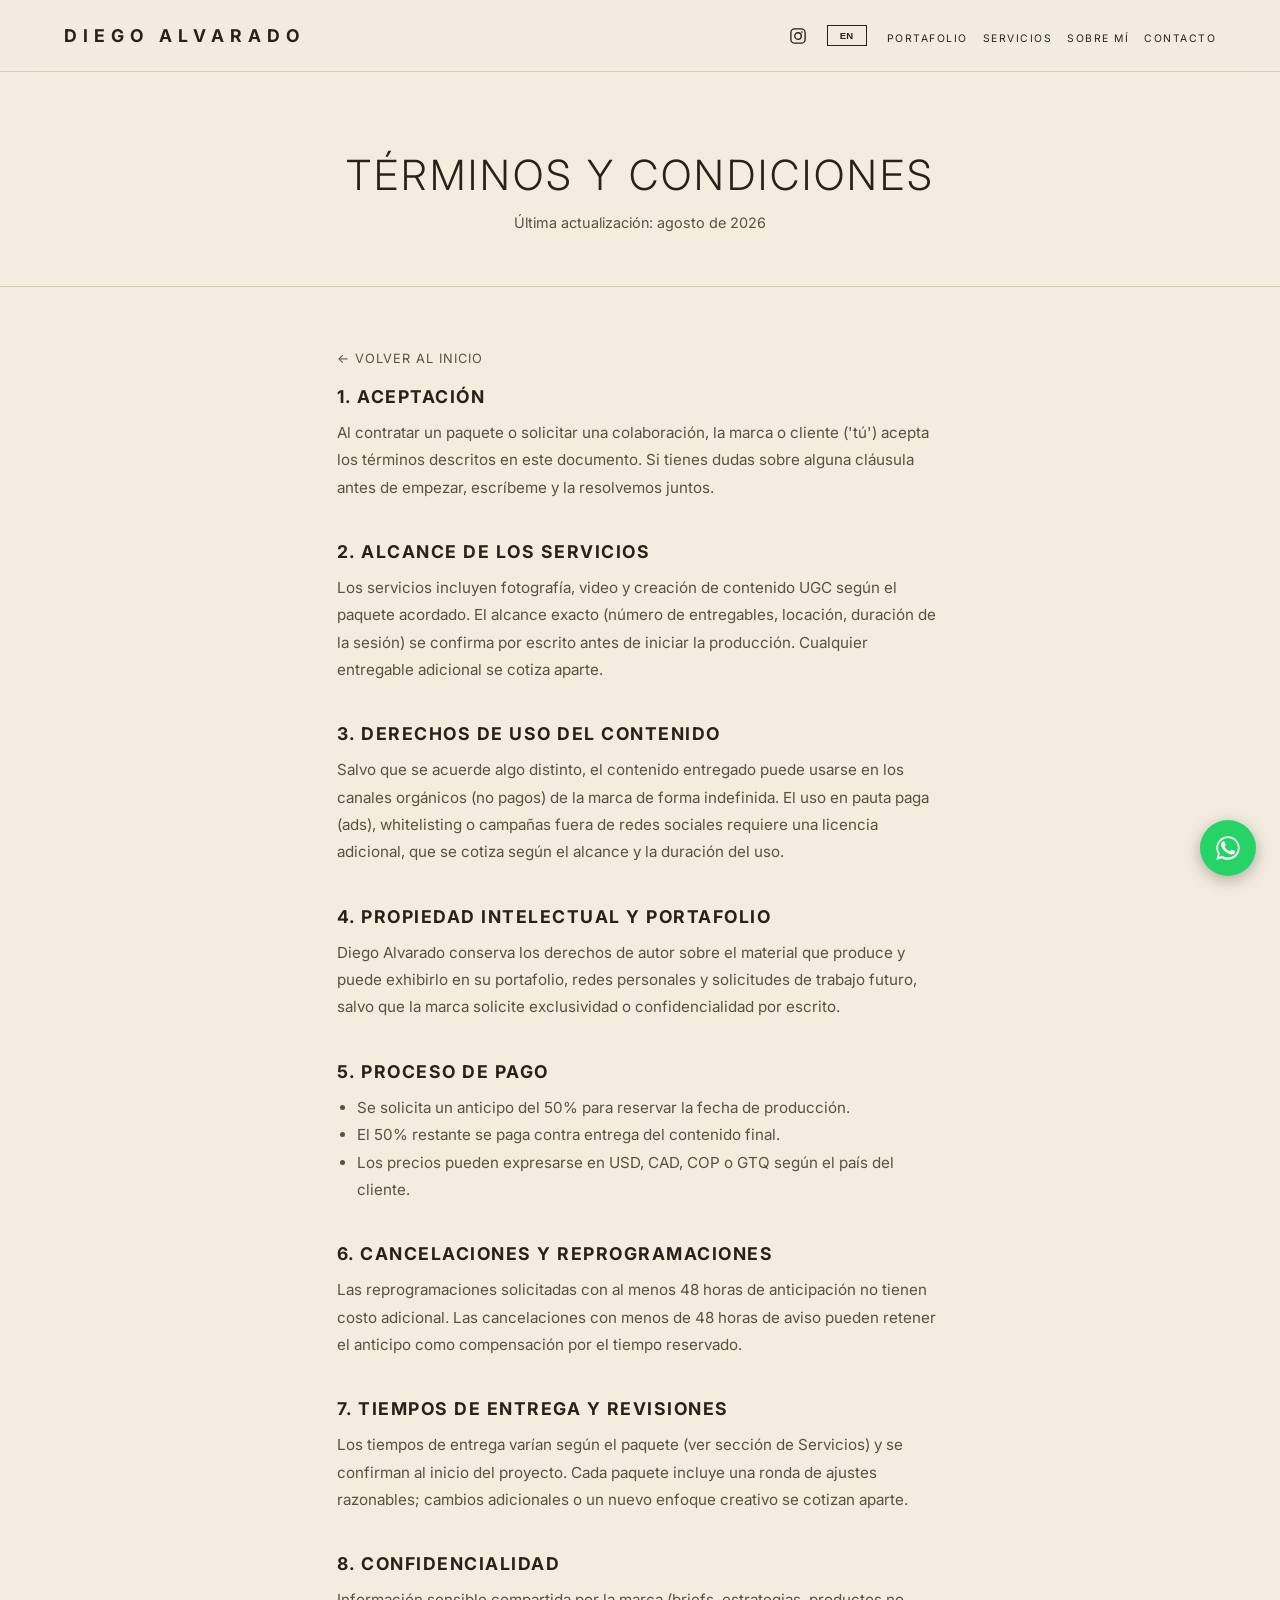
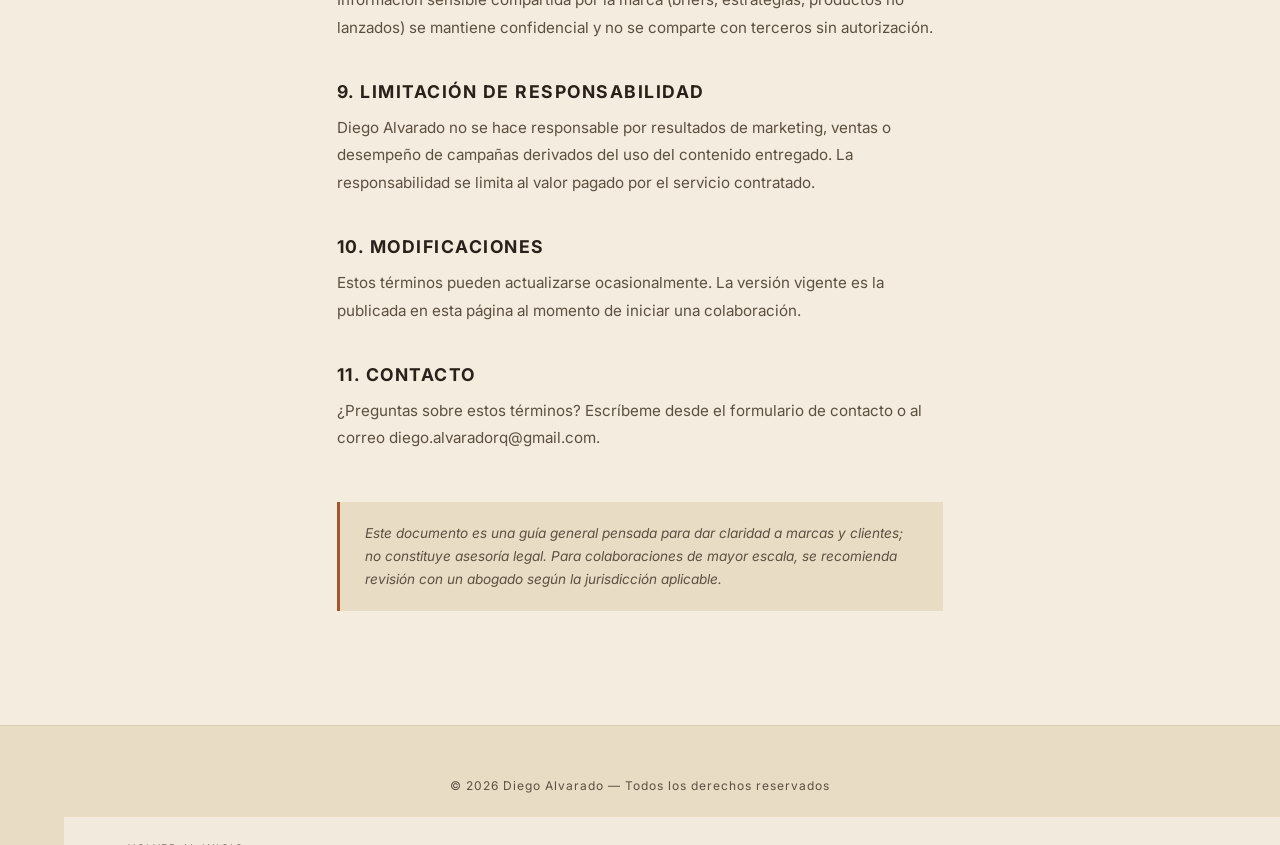
<file: terminos.html>
<!DOCTYPE html>
<html lang="es">
<head>
    <meta charset="UTF-8">
    <meta name="viewport" content="width=device-width, initial-scale=1.0">
    <title>Términos y Condiciones | Diego Alvarado</title>
    <meta name="description" content="Términos y condiciones de colaboración con Diego Alvarado, fotógrafo y creador de contenido UGC.">
    <meta name="robots" content="noindex">
    <link rel="icon" href="fotografias/perfil-diego.jpg">
    <link rel="stylesheet" href="style.css">
    <link href="https://fonts.googleapis.com/css2?family=Inter:wght@300;400;700&display=swap" rel="stylesheet">
</head>
<body>

    <nav>
        <a class="logo" href="index.html">DIEGO ALVARADO</a>
        <button id="nav-toggle" class="nav-toggle" aria-label="Abrir menú" aria-expanded="false">☰</button>
        <div class="nav-right" id="nav-right">
            <ul>
                <li><a href="index.html#portafolio" data-es="Portafolio" data-en="Portfolio">Portafolio</a></li>
                <li><a href="index.html#servicios" data-es="Servicios" data-en="Services">Servicios</a></li>
                <li><a href="index.html#sobre-mi" data-es="Sobre mí" data-en="About me">Sobre mí</a></li>
                <li><a href="index.html#contacto" data-es="Contacto" data-en="Contact">Contacto</a></li>
            </ul>
            <a class="nav-social" href="https://www.instagram.com/dieguito.rak/" target="_blank" rel="noopener" aria-label="Instagram de Diego Alvarado">
                <svg viewBox="0 0 24 24" fill="none" stroke="currentColor" stroke-width="1.8" aria-hidden="true"><rect x="2.5" y="2.5" width="19" height="19" rx="5"/><circle cx="12" cy="12" r="4.3"/><circle cx="17.2" cy="6.8" r="1.1" fill="currentColor" stroke="none"/></svg>
            </a>
            <button id="lang-switch">EN</button>
        </div>
    </nav>
    <div id="nav-backdrop" class="nav-backdrop"></div>

    <header class="legal-header">
        <h1 data-es="Términos y Condiciones" data-en="Terms &amp; Conditions">Términos y Condiciones</h1>
        <p data-es="Última actualización: agosto de 2026" data-en="Last updated: August 2026">Última actualización: agosto de 2026</p>
    </header>

    <main class="legal-content">
        <a href="index.html" class="back-link" data-es="← Volver al inicio" data-en="← Back to home">← Volver al inicio</a>

        <div class="legal-section">
            <h2 data-es="1. Aceptación" data-en="1. Acceptance">1. Aceptación</h2>
            <p data-es="Al contratar un paquete o solicitar una colaboración, la marca o cliente ('tú') acepta los términos descritos en este documento. Si tienes dudas sobre alguna cláusula antes de empezar, escríbeme y la resolvemos juntos." data-en="By booking a package or requesting a collaboration, the brand or client ('you') accepts the terms described in this document. If you have questions about any clause before starting, reach out and we'll clarify it together.">Al contratar un paquete o solicitar una colaboración, la marca o cliente ('tú') acepta los términos descritos en este documento. Si tienes dudas sobre alguna cláusula antes de empezar, escríbeme y la resolvemos juntos.</p>
        </div>

        <div class="legal-section">
            <h2 data-es="2. Alcance de los servicios" data-en="2. Scope of services">2. Alcance de los servicios</h2>
            <p data-es="Los servicios incluyen fotografía, video y creación de contenido UGC según el paquete acordado. El alcance exacto (número de entregables, locación, duración de la sesión) se confirma por escrito antes de iniciar la producción. Cualquier entregable adicional se cotiza aparte." data-en="Services include photography, video and UGC content creation as agreed in the selected package. The exact scope (number of deliverables, location, session length) is confirmed in writing before production starts. Any additional deliverable is quoted separately.">Los servicios incluyen fotografía, video y creación de contenido UGC según el paquete acordado. El alcance exacto (número de entregables, locación, duración de la sesión) se confirma por escrito antes de iniciar la producción. Cualquier entregable adicional se cotiza aparte.</p>
        </div>

        <div class="legal-section">
            <h2 data-es="3. Derechos de uso del contenido" data-en="3. Content usage rights">3. Derechos de uso del contenido</h2>
            <p data-es="Salvo que se acuerde algo distinto, el contenido entregado puede usarse en los canales orgánicos (no pagos) de la marca de forma indefinida. El uso en pauta paga (ads), whitelisting o campañas fuera de redes sociales requiere una licencia adicional, que se cotiza según el alcance y la duración del uso." data-en="Unless otherwise agreed, delivered content may be used on the brand's organic (non-paid) channels indefinitely. Usage in paid ads, whitelisting, or campaigns outside social media requires an additional license, quoted based on scope and duration of use.">Salvo que se acuerde algo distinto, el contenido entregado puede usarse en los canales orgánicos (no pagos) de la marca de forma indefinida. El uso en pauta paga (ads), whitelisting o campañas fuera de redes sociales requiere una licencia adicional, que se cotiza según el alcance y la duración del uso.</p>
        </div>

        <div class="legal-section">
            <h2 data-es="4. Propiedad intelectual y portafolio" data-en="4. Intellectual property &amp; portfolio">4. Propiedad intelectual y portafolio</h2>
            <p data-es="Diego Alvarado conserva los derechos de autor sobre el material que produce y puede exhibirlo en su portafolio, redes personales y solicitudes de trabajo futuro, salvo que la marca solicite exclusividad o confidencialidad por escrito." data-en="Diego Alvarado retains copyright over the material produced and may showcase it in his portfolio, personal social media and future work applications, unless the brand requests exclusivity or confidentiality in writing.">Diego Alvarado conserva los derechos de autor sobre el material que produce y puede exhibirlo en su portafolio, redes personales y solicitudes de trabajo futuro, salvo que la marca solicite exclusividad o confidencialidad por escrito.</p>
        </div>

        <div class="legal-section">
            <h2 data-es="5. Proceso de pago" data-en="5. Payment process">5. Proceso de pago</h2>
            <ul>
                <li data-es="Se solicita un anticipo del 50% para reservar la fecha de producción." data-en="A 50% deposit is required to reserve the production date.">Se solicita un anticipo del 50% para reservar la fecha de producción.</li>
                <li data-es="El 50% restante se paga contra entrega del contenido final." data-en="The remaining 50% is due upon delivery of the final content.">El 50% restante se paga contra entrega del contenido final.</li>
                <li data-es="Los precios pueden expresarse en USD, CAD, COP o GTQ según el país del cliente." data-en="Prices may be expressed in USD, CAD, COP or GTQ depending on the client's country.">Los precios pueden expresarse en USD, CAD, COP o GTQ según el país del cliente.</li>
            </ul>
        </div>

        <div class="legal-section">
            <h2 data-es="6. Cancelaciones y reprogramaciones" data-en="6. Cancellations &amp; rescheduling">6. Cancelaciones y reprogramaciones</h2>
            <p data-es="Las reprogramaciones solicitadas con al menos 48 horas de anticipación no tienen costo adicional. Las cancelaciones con menos de 48 horas de aviso pueden retener el anticipo como compensación por el tiempo reservado." data-en="Rescheduling requested at least 48 hours in advance has no extra cost. Cancellations with less than 48 hours' notice may retain the deposit to cover the reserved time.">Las reprogramaciones solicitadas con al menos 48 horas de anticipación no tienen costo adicional. Las cancelaciones con menos de 48 horas de aviso pueden retener el anticipo como compensación por el tiempo reservado.</p>
        </div>

        <div class="legal-section">
            <h2 data-es="7. Tiempos de entrega y revisiones" data-en="7. Delivery times &amp; revisions">7. Tiempos de entrega y revisiones</h2>
            <p data-es="Los tiempos de entrega varían según el paquete (ver sección de Servicios) y se confirman al inicio del proyecto. Cada paquete incluye una ronda de ajustes razonables; cambios adicionales o un nuevo enfoque creativo se cotizan aparte." data-en="Delivery times vary by package (see the Services section) and are confirmed at the start of the project. Each package includes one round of reasonable revisions; additional changes or a new creative direction are quoted separately.">Los tiempos de entrega varían según el paquete (ver sección de Servicios) y se confirman al inicio del proyecto. Cada paquete incluye una ronda de ajustes razonables; cambios adicionales o un nuevo enfoque creativo se cotizan aparte.</p>
        </div>

        <div class="legal-section">
            <h2 data-es="8. Confidencialidad" data-en="8. Confidentiality">8. Confidencialidad</h2>
            <p data-es="Información sensible compartida por la marca (briefs, estrategias, productos no lanzados) se mantiene confidencial y no se comparte con terceros sin autorización." data-en="Sensitive information shared by the brand (briefs, strategies, unreleased products) is kept confidential and not shared with third parties without authorization.">Información sensible compartida por la marca (briefs, estrategias, productos no lanzados) se mantiene confidencial y no se comparte con terceros sin autorización.</p>
        </div>

        <div class="legal-section">
            <h2 data-es="9. Limitación de responsabilidad" data-en="9. Limitation of liability">9. Limitación de responsabilidad</h2>
            <p data-es="Diego Alvarado no se hace responsable por resultados de marketing, ventas o desempeño de campañas derivados del uso del contenido entregado. La responsabilidad se limita al valor pagado por el servicio contratado." data-en="Diego Alvarado is not responsible for marketing results, sales, or campaign performance derived from the use of the delivered content. Liability is limited to the amount paid for the contracted service.">Diego Alvarado no se hace responsable por resultados de marketing, ventas o desempeño de campañas derivados del uso del contenido entregado. La responsabilidad se limita al valor pagado por el servicio contratado.</p>
        </div>

        <div class="legal-section">
            <h2 data-es="10. Modificaciones" data-en="10. Changes to these terms">10. Modificaciones</h2>
            <p data-es="Estos términos pueden actualizarse ocasionalmente. La versión vigente es la publicada en esta página al momento de iniciar una colaboración." data-en="These terms may be updated occasionally. The version in effect is the one published on this page at the time a collaboration begins.">Estos términos pueden actualizarse ocasionalmente. La versión vigente es la publicada en esta página al momento de iniciar una colaboración.</p>
        </div>

        <div class="legal-section">
            <h2 data-es="11. Contacto" data-en="11. Contact">11. Contacto</h2>
            <p data-es="¿Preguntas sobre estos términos? Escríbeme desde el formulario de contacto o al correo diego.alvaradorq@gmail.com." data-en="Questions about these terms? Reach out through the contact form or at diego.alvaradorq@gmail.com.">¿Preguntas sobre estos términos? Escríbeme desde el formulario de contacto o al correo diego.alvaradorq@gmail.com.</p>
        </div>

        <p class="legal-disclaimer" data-es="Este documento es una guía general pensada para dar claridad a marcas y clientes; no constituye asesoría legal. Para colaboraciones de mayor escala, se recomienda revisión con un abogado según la jurisdicción aplicable." data-en="This document is a general guide meant to bring clarity to brands and clients; it does not constitute legal advice. For larger-scale collaborations, review by a lawyer under the applicable jurisdiction is recommended.">Este documento es una guía general pensada para dar claridad a marcas y clientes; no constituye asesoría legal. Para colaboraciones de mayor escala, se recomienda revisión con un abogado según la jurisdicción aplicable.</p>
    </main>

    <footer class="site-footer">
        <p>&copy; <span id="year"></span> Diego Alvarado — <span data-es="Todos los derechos reservados" data-en="All rights reserved">Todos los derechos reservados</span></p>
        <nav class="footer-links">
            <a href="index.html" data-es="Volver al inicio" data-en="Back to home">Volver al inicio</a>
        </nav>
    </footer>

    <a id="whatsapp-float" class="whatsapp-float" href="#" target="_blank" rel="noopener" aria-label="Escríbeme por WhatsApp" data-msg-es="Hola Diego, vi tu portafolio y me gustaría hablar sobre una colaboración." data-msg-en="Hi Diego, I saw your portfolio and would like to talk about a collaboration." hidden>
        <svg viewBox="0 0 24 24" fill="currentColor" aria-hidden="true"><path d="M17.5 14.4c-.3-.1-1.7-.8-2-.9-.3-.1-.5-.1-.7.1-.2.3-.8.9-.9 1.1-.2.2-.3.2-.6.1-.3-.1-1.3-.5-2.4-1.5-.9-.8-1.5-1.8-1.7-2.1-.2-.3 0-.5.1-.6.1-.1.3-.3.4-.5.1-.1.2-.3.3-.4.1-.2 0-.4 0-.5 0-.1-.7-1.6-.9-2.2-.2-.5-.5-.5-.7-.5h-.6c-.2 0-.5.1-.8.4-.3.3-1 1-1 2.4s1.1 2.8 1.2 3c.1.2 2.1 3.2 5.1 4.4.7.3 1.3.5 1.7.6.7.2 1.4.2 1.9.1.6-.1 1.7-.7 2-1.4.2-.7.2-1.2.1-1.4-.1-.1-.3-.2-.6-.3z"/><path d="M12 2C6.5 2 2 6.5 2 12c0 1.9.5 3.6 1.5 5.2L2 22l4.9-1.3C8.5 21.6 10.2 22 12 22c5.5 0 10-4.5 10-10S17.5 2 12 2zm0 18.2c-1.6 0-3.1-.4-4.5-1.2l-.3-.2-3 .8.8-2.9-.2-.3c-.9-1.4-1.3-3-1.3-4.6C3.5 7.4 7.4 3.5 12 3.5S20.5 7.4 20.5 12 16.6 20.2 12 20.2z"/></svg>
    </a>

    <script src="script.js"></script>
</body>
</html>
</file>
<file: style.css>
:root {
    --bg: #F3ECDF;
    --bg-alt: #E9DCC5;
    --surface: #FFFFFF;
    --ink: #2A211A;
    --ink-soft: #5C5040;
    --accent: #A8532A;
    --accent-dark: #8A4322;
    --border: #D8CBB0;
}

* { box-sizing: border-box; }

/* Transiciones puntuales (en vez de una regla global sobre TODO, que ralentizaba
   el pintado en móviles y animaba propiedades que nunca cambian) */
.nav-social, #lang-switch, .type-card, .type-card-label, .filter-btn,
.btn, .btn-primary, .btn-ghost, .btn-ghost-light, .carousel-slide,
.service-card, .whatsapp-float, .back-link, .footer-links a,
.prev, .next, .submit-btn, nav a, .nav-right {
    transition: background-color 0.25s ease, color 0.25s ease,
        border-color 0.25s ease, transform 0.3s ease, opacity 0.4s ease,
        filter 0.4s ease, box-shadow 0.25s ease;
}

body {
    margin: 0;
    font-family: 'Inter', sans-serif;
    background-color: var(--bg);
    color: var(--ink);
    scroll-behavior: smooth;
    overflow-x: hidden;
}

section[id], .about-section, .form-section { scroll-margin-top: 85px; }

/* Navegación */
nav {
    display: flex;
    justify-content: space-between;
    align-items: center;
    padding: 25px 5%;
    position: fixed;
    width: 100%;
    z-index: 1000;
    background: rgba(243, 236, 223, 0.9);
    backdrop-filter: blur(15px);
    border-bottom: 1px solid var(--border);
}

.logo { font-weight: 700; letter-spacing: 6px; font-size: 1.1rem; color: var(--ink); text-decoration: none; }
.nav-right { display: flex; align-items: center; gap: 20px; }
nav ul { display: flex; list-style: none; padding: 0; margin: 0; gap: 15px; order: 2; }
nav ul li { margin-left: 0; }
nav a { color: var(--ink); text-decoration: none; font-size: 0.65rem; text-transform: uppercase; letter-spacing: 1.5px; }
nav ul a:hover { color: var(--accent); }

.nav-toggle {
    display: none;
    background: transparent;
    border: none;
    color: var(--ink);
    font-size: 1.5rem;
    line-height: 1;
    cursor: pointer;
    padding: 4px 6px;
}

.nav-backdrop {
    display: none;
    position: fixed;
    inset: 0;
    background: rgba(31, 24, 16, 0.45);
    z-index: 998;
}
.nav-backdrop.show { display: block; }

.nav-social {
    display: flex;
    align-items: center;
    justify-content: center;
    color: var(--ink);
    order: 1;
}
.nav-social svg { width: 18px; height: 18px; display: block; }
.nav-social:hover { color: var(--accent); }

#lang-switch {
    background: transparent; border: 1px solid var(--ink); color: var(--ink);
    padding: 4px 10px; cursor: pointer; font-size: 0.6rem; font-weight: bold; width: 40px;
    order: 1;
}
#lang-switch:hover { border-color: var(--accent); color: var(--accent); }

/* Hero Section */
.hero {
    height: 70vh;
    background: linear-gradient(rgba(31,24,16,0.35), rgba(31,24,16,0.6)), url('fotografias/fondo-hero.png');
    background-size: cover;
    background-position: center 30%;
    display: flex;
    align-items: center;
    justify-content: center;
}

.hero-content { color: var(--bg); text-align: center; }

.hero h1 { font-size: clamp(2.5rem, 9vw, 6.5rem); text-transform: uppercase; letter-spacing: 18px; margin: 0; font-weight: 300; color: var(--bg); }

.hero-reach {
    color: rgba(243, 236, 223, 0.8);
    text-transform: uppercase;
    letter-spacing: 2px;
    font-size: 0.75rem;
    margin-top: 18px;
}

.hero-ctas { display: flex; gap: 18px; justify-content: center; margin-top: 35px; flex-wrap: wrap; }

.hero-instagram {
    display: inline-block;
    margin-top: 24px;
    color: rgba(243, 236, 223, 0.85);
    text-decoration: none;
    font-size: 0.75rem;
    letter-spacing: 1.5px;
    text-transform: uppercase;
    border-bottom: 1px solid rgba(243, 236, 223, 0.4);
    padding-bottom: 2px;
}
.hero-instagram:hover { color: var(--bg); border-color: var(--bg); }

.btn {
    display: inline-block;
    text-decoration: none;
    padding: 16px 32px;
    text-transform: uppercase;
    letter-spacing: 2px;
    font-size: 0.75rem;
    font-weight: 700;
    cursor: pointer;
    border-radius: 2px;
}
.btn-primary { background: var(--accent); color: #fff; border: 1px solid var(--accent); }
.btn-primary:hover { background: var(--accent-dark); border-color: var(--accent-dark); }

.btn-ghost { background: transparent; color: var(--ink); border: 1px solid var(--ink); }
.btn-ghost:hover { border-color: var(--accent); color: var(--accent); }

/* Variante para botones sobre fondos oscuros (ej. el hero) */
.btn-ghost-light { background: transparent; color: var(--bg); border: 1px solid rgba(243, 236, 223, 0.6); }
.btn-ghost-light:hover { border-color: var(--bg); background: rgba(243, 236, 223, 0.1); }

/* Barra de datos rápidos */
.stats-bar {
    display: flex;
    justify-content: center;
    flex-wrap: wrap;
    gap: 60px;
    padding: 40px 5%;
    background: var(--bg-alt);
    border-top: 1px solid var(--border);
    border-bottom: 1px solid var(--border);
    text-align: center;
}
.stat { display: flex; flex-direction: column; gap: 6px; }
.stat-number { font-size: 2rem; font-weight: 700; color: var(--accent); }
.stat-label { color: var(--ink-soft); font-size: 0.7rem; text-transform: uppercase; letter-spacing: 1.5px; max-width: 220px; }

/* Encabezados de sección reutilizables */
.section-heading { text-align: center; padding: 100px 5% 40px; }
.section-heading h2 { font-size: clamp(1.8rem, 4vw, 2.8rem); font-weight: 300; text-transform: uppercase; letter-spacing: 4px; margin: 0 0 15px; color: var(--ink); }
.section-heading p { color: var(--ink-soft); font-size: 0.95rem; max-width: 560px; margin: 0 auto; line-height: 1.7; }

/* Selector Fotografía / Contenido Audiovisual */
.content-type-selector {
    display: grid;
    grid-template-columns: 1fr 1fr;
    gap: 20px;
    max-width: 900px;
    margin: 0 auto 50px;
    padding: 0 5%;
}
.type-card {
    background: var(--surface);
    border: 1px solid var(--border);
    padding: 30px 25px;
    cursor: pointer;
    text-align: center;
    display: flex;
    flex-direction: column;
    gap: 8px;
    font-family: inherit;
}
.type-card-label { text-transform: uppercase; letter-spacing: 2px; font-size: 1rem; color: var(--ink); font-weight: 700; }
.type-card-sub { color: var(--ink-soft); font-size: 0.8rem; }
.type-card:hover { border-color: var(--accent); }
.type-card.active { border-color: var(--accent); background: var(--bg-alt); }
.type-card.active .type-card-label { color: var(--accent-dark); }

.content-panel { display: none; }
.content-panel.show { display: block; animation: reveal 0.5s ease; }

/* Portafolio: Fotografía (sidebar + galería) */
.portfolio-layout {
    display: grid;
    grid-template-columns: 200px 1fr;
    gap: 40px;
    padding: 0 5% 50px;
    max-width: 1400px;
    margin: 0 auto;
    align-items: start;
    min-width: 0;
}

.filter-sidebar {
    display: flex;
    flex-direction: column;
    gap: 2px;
    position: sticky;
    top: 100px;
}
.filter-sidebar-title { color: var(--ink-soft); font-size: 0.65rem; text-transform: uppercase; letter-spacing: 2px; margin-bottom: 10px; }
.filter-btn {
    background: none; border: none; color: var(--ink-soft);
    cursor: pointer; text-transform: uppercase;
    font-size: 0.75rem; letter-spacing: 2px;
    text-align: left; width: 100%;
    padding: 10px 0; margin: 0;
    border-bottom: 1px solid var(--border);
}
.filter-btn:hover { color: var(--ink); }
.filter-btn.active { color: var(--accent-dark); border-bottom-color: var(--accent); }

/* Carrusel de fotografías: ventana fija que muestra 4 fotos, donde la 2ª de
   izquierda a derecha es siempre la resaltada. Avanza sola y también se puede
   mover con las flechas o arrastrando (swipe).
   IMPORTANTE: se mueve con transform (no con scroll nativo ni scrollIntoView),
   así el movimiento del carrusel nunca afecta el scroll vertical de la página
   — puedes estar leyendo otra sección mientras el carrusel avanza solo, sin
   que te devuelva ahí. min-width: 0 en .carousel-wrap evita además un bug
   clásico de CSS grid donde la columna "1fr" se estira para caber todo el
   contenido y la página se vuelve gigante horizontalmente. */
.carousel-wrap {
    position: relative;
    padding: 0 5%;
    min-width: 0;
    max-width: 820px;
}

.carousel-viewport {
    overflow: hidden;
    padding: 30px 0 26px;
    min-width: 0;
}

.carousel-track {
    display: flex;
    gap: 14px;
    transition: transform 0.6s ease;
    will-change: transform;
}

.carousel-slide {
    display: none;
    flex: 0 0 auto;
    width: clamp(150px, 20vw, 190px);
    position: relative;
    overflow: hidden;
    cursor: pointer;
    filter: brightness(0.45) saturate(0.75);
    transform: scale(0.82);
}
.carousel-slide.show { display: block; }
.carousel-slide.active {
    filter: brightness(1) saturate(1);
    transform: scale(1.08);
    z-index: 2;
    box-shadow: 0 10px 26px rgba(31,24,16,0.35);
}
.carousel-slide img {
    width: 100%;
    height: 300px;
    object-fit: cover;
    display: block;
}
.carousel-slide::after {
    content: attr(data-cat-label);
    position: absolute; left: 0; right: 0; bottom: 0;
    padding: 16px 14px 12px;
    background: linear-gradient(to top, rgba(31,24,16,0.8), transparent);
    color: var(--bg);
    font-size: 0.65rem; text-transform: uppercase; letter-spacing: 1.5px;
    opacity: 0;
    pointer-events: none;
}
.carousel-slide.active::after { opacity: 1; }

.carousel-nav {
    position: absolute;
    top: 50%;
    transform: translateY(-50%);
    width: 42px; height: 42px;
    border-radius: 50%;
    border: 1px solid var(--border);
    background: var(--surface);
    color: var(--ink);
    font-size: 16px;
    cursor: pointer;
    display: flex;
    align-items: center;
    justify-content: center;
    z-index: 5;
}
.carousel-nav:hover { border-color: var(--accent); color: var(--accent); }
.carousel-prev { left: -6px; }
.carousel-next { right: -6px; }

/* Portafolio: Video (embeds de Instagram) */
.video-grid {
    display: grid;
    grid-template-columns: repeat(auto-fit, minmax(280px, 1fr));
    gap: 25px;
    padding: 0 5% 100px;
    max-width: 1100px;
    margin: 0 auto;
    align-items: start;
}
.video-grid blockquote.instagram-media { margin: 0 auto !important; width: 100% !important; }

.video-empty {
    grid-column: 1 / -1;
    text-align: center;
    background: var(--bg-alt);
    border: 1px dashed var(--border);
    padding: 60px 30px;
    color: var(--ink-soft);
}
.video-empty p { max-width: 420px; margin: 0 auto 20px; line-height: 1.7; }

@keyframes reveal { from { opacity: 0; transform: translateY(20px); } to { opacity: 1; transform: translateY(0); } }

/* Sección Dividida */
.split-container { display: flex; flex-wrap: wrap; border-top: 1px solid var(--border); }
.about-section, .form-section { flex: 1; min-width: 350px; padding: 100px 7%; }

.profile-pic { width: 100%; max-width: 400px; border-radius: 2px; margin-bottom: 30px; }
.bio-content h2 { color: var(--ink); }
.bio-content p { color: var(--ink-soft); line-height: 1.9; font-size: 1.05rem; font-weight: 300; max-width: 540px; }

.form-section h2 { color: var(--ink); }
.contact-form { display: flex; flex-direction: column; gap: 18px; max-width: 480px; }
.form-success { max-width: 480px; }
.input-group { display: flex; gap: 18px; flex-wrap: wrap; }
.input-group input { flex: 1; min-width: 200px; }
input, textarea {
    background: var(--surface); border: 1px solid var(--border); padding: 18px;
    color: var(--ink); font-family: inherit; font-size: 0.9rem;
}
input::placeholder, textarea::placeholder { color: var(--ink-soft); opacity: 0.8; }
input:focus, textarea:focus { outline: none; border-color: var(--accent); }

.submit-btn {
    background: var(--accent); color: #fff; border: none; padding: 20px;
    font-weight: 700; text-transform: uppercase; cursor: pointer; letter-spacing: 3px; font-size: 0.8rem;
}
.submit-btn:hover { background: var(--accent-dark); }
.submit-btn:disabled { opacity: 0.6; cursor: default; }

.form-success {
    background: var(--bg-alt);
    border: 1px solid var(--accent);
    padding: 40px 30px;
    text-align: center;
}
.form-success p { color: var(--ink); font-size: 1rem; line-height: 1.7; margin: 0; }

/* Botón flotante de WhatsApp */
.whatsapp-float {
    position: fixed;
    bottom: 24px;
    right: 24px;
    width: 56px;
    height: 56px;
    background: #25D366;
    border-radius: 50%;
    display: flex;
    align-items: center;
    justify-content: center;
    box-shadow: 0 4px 16px rgba(0,0,0,0.28);
    z-index: 900;
    color: #fff;
}
.whatsapp-float svg { width: 28px; height: 28px; }
.whatsapp-float:hover { background: #1ebe57; transform: scale(1.06); }

/* Modal del Carrusel (se mantiene oscuro para resaltar la fotografía) */
.modal {
    display: none; position: fixed; z-index: 2000; top: 0; left: 0;
    width: 100%; height: 100%; background: rgba(20, 15, 10, 0.97);
    justify-content: center; align-items: center;
}

.modal-slideshow-container {
    max-width: 90%;
    max-height: 90%;
    position: relative;
    margin: auto;
    display: flex;
    justify-content: center;
    align-items: center;
    padding: 0 80px;
}

.mySlides {
    display: none;
    text-align: center;
}

.mySlides img {
    max-width: 100%;
    max-height: 90vh;
    object-fit: contain;
}

.close-modal { position: absolute; top: 15px; right: 30px; font-size: 45px; cursor: pointer; color: var(--bg); z-index: 2100; }

/* Botones de navegación del carrusel */
.prev, .next {
    cursor: pointer;
    position: fixed;
    top: 50%;
    width: auto;
    padding: 16px 20px;
    margin-top: -25px;
    color: var(--bg);
    font-weight: bold;
    font-size: 28px;
    transition: 0.6s ease;
    border-radius: 0;
    user-select: none;
    background-color: rgba(31, 24, 16, 0.6);
    border: none;
    z-index: 2050;
}

.prev { left: 0; }
.next { right: 0; }

.prev:hover, .next:hover { background-color: rgba(31, 24, 16, 0.85); }

.social-footer { margin-top: 40px; display: flex; gap: 25px; flex-wrap: wrap; }
.social-footer a {
    display: inline-flex; align-items: center; gap: 8px;
    color: var(--ink-soft); text-decoration: none; font-size: 0.75rem; letter-spacing: 2px;
}
.social-footer a svg { width: 16px; height: 16px; }
.social-footer a:hover { color: var(--accent); }
.form-intro { color: var(--ink-soft); font-size: 0.9rem; margin: -10px 0 25px; line-height: 1.6; }

/* Servicios */
.service-grid {
    display: grid;
    grid-template-columns: repeat(auto-fit, minmax(240px, 1fr));
    gap: 25px;
    padding: 0 5% 40px;
    max-width: 1200px;
    margin: 0 auto;
}
.service-card {
    border: 1px solid var(--border);
    padding: 40px 30px;
    display: flex;
    flex-direction: column;
    background: var(--surface);
    position: relative;
}
.service-card.featured { border-color: var(--accent); background: var(--bg-alt); }
.badge-featured {
    position: absolute;
    top: -12px;
    left: 30px;
    background: var(--accent);
    color: #fff;
    font-size: 0.6rem;
    letter-spacing: 1.5px;
    text-transform: uppercase;
    padding: 4px 10px;
}
.service-card .price-range { color: var(--accent-dark); font-weight: 700; font-size: 1.05rem; margin: -8px 0 20px; }
.service-card h3 { font-size: 1.2rem; font-weight: 400; text-transform: uppercase; letter-spacing: 2px; margin: 0 0 8px; color: var(--ink); }
.service-card .service-desc { color: var(--ink-soft); font-size: 0.85rem; line-height: 1.6; margin: 0 0 18px; }
.service-card ul { list-style: none; padding: 0; margin: 0 0 30px; flex-grow: 1; }
.service-card li { color: var(--ink-soft); font-size: 0.9rem; line-height: 1.8; padding-left: 18px; position: relative; }
.service-card li::before { content: '—'; position: absolute; left: 0; color: var(--accent); }
.service-card .btn { text-align: center; }

.services-note {
    max-width: 700px;
    margin: 0 auto;
    padding: 0 5% 100px;
    text-align: center;
    color: var(--ink-soft);
    font-size: 0.85rem;
    line-height: 1.8;
}
.services-note strong { color: var(--ink); }

/* Proceso */
.process-grid {
    display: grid;
    grid-template-columns: repeat(4, 1fr);
    gap: 30px;
    padding: 0 5% 100px;
    max-width: 1200px;
    margin: 0 auto;
}
.process-step { text-align: center; }
.step-number { display: block; font-size: 2.2rem; font-weight: 700; color: var(--border); margin-bottom: 10px; }
.process-step h3 { font-size: 1rem; text-transform: uppercase; letter-spacing: 2px; font-weight: 400; margin: 0 0 12px; color: var(--ink); }
.process-step p { color: var(--ink-soft); font-size: 0.85rem; line-height: 1.7; margin: 0; }

/* Footer */
.site-footer {
    text-align: center;
    padding: 40px 5%;
    background: var(--bg-alt);
    border-top: 1px solid var(--border);
    color: var(--ink-soft);
    font-size: 0.75rem;
    letter-spacing: 1px;
}
.footer-links { margin-top: 12px; }
.footer-links a { color: var(--ink-soft); text-decoration: underline; text-underline-offset: 3px; }
.footer-links a:hover { color: var(--accent); }

/* Página de Términos y Condiciones */
.legal-header { padding: 150px 5% 40px; text-align: center; border-bottom: 1px solid var(--border); }
.legal-header h1 { font-size: clamp(1.8rem, 4vw, 2.6rem); font-weight: 300; text-transform: uppercase; letter-spacing: 3px; margin: 0 0 12px; }
.legal-header p { color: var(--ink-soft); font-size: 0.9rem; }

.legal-content { max-width: 760px; margin: 0 auto; padding: 60px 6% 100px; }
.legal-section { margin-bottom: 40px; }
.legal-section h2 { font-size: 1.1rem; text-transform: uppercase; letter-spacing: 1.5px; font-weight: 700; color: var(--ink); margin: 0 0 12px; }
.legal-section p { color: var(--ink-soft); line-height: 1.8; font-size: 0.95rem; margin: 0 0 10px; }
.legal-section ul { margin: 0; padding-left: 20px; color: var(--ink-soft); line-height: 1.8; font-size: 0.95rem; }

.legal-disclaimer {
    background: var(--bg-alt);
    border-left: 3px solid var(--accent);
    padding: 20px 25px;
    font-size: 0.85rem;
    color: var(--ink-soft);
    line-height: 1.7;
    font-style: italic;
    margin-top: 50px;
}

.back-link { display: inline-block; margin-bottom: 20px; color: var(--ink-soft); text-decoration: none; font-size: 0.8rem; letter-spacing: 1px; text-transform: uppercase; }
.back-link:hover { color: var(--accent); }

/* =========================================================
   MEDIA QUERIES - RESPONSIVE DESIGN
   ========================================================= */

/* TABLET (768px - 1024px) */
@media (max-width: 1024px) {
    .portfolio-layout {
        grid-template-columns: 170px 1fr;
        gap: 25px;
    }

    .carousel-wrap {
        max-width: 700px;
    }
    .carousel-slide {
        width: clamp(135px, 18vw, 168px);
    }
    .carousel-slide img {
        height: 260px;
    }

    .modal-slideshow-container {
        padding: 0 60px;
    }

    .prev, .next {
        padding: 12px 16px;
        font-size: 24px;
    }

    .about-section, .form-section {
        padding: 60px 5%;
    }

    .hero h1 {
        font-size: clamp(2rem, 7vw, 4.5rem);
        letter-spacing: 10px;
    }

    .process-grid {
        grid-template-columns: repeat(2, 1fr);
        gap: 40px 20px;
        padding: 0 5% 80px;
    }
}

/* TABLET PEQUEÑO (768px) */
@media (max-width: 768px) {
    nav {
        padding: 20px 4%;
    }

    .logo { font-size: 0.95rem; letter-spacing: 3px; }
    nav a { font-size: 0.6rem; letter-spacing: 1px; }
    #lang-switch { font-size: 0.55rem; padding: 3px 8px; width: 35px; }

    .hero {
        height: 50vh;
        background-position: center 35%;
    }

    .hero h1 {
        font-size: clamp(1.5rem, 5vw, 3.5rem);
        letter-spacing: 6px;
    }

    .content-type-selector {
        grid-template-columns: 1fr;
        gap: 12px;
    }

    .portfolio-layout {
        grid-template-columns: 1fr;
        gap: 15px;
        padding: 0 5% 30px;
    }

    .filter-sidebar {
        flex-direction: row;
        flex-wrap: wrap;
        overflow-x: auto;
        position: static;
        gap: 6px 22px;
        padding-bottom: 12px;
        margin-bottom: 5px;
        border-bottom: 1px solid var(--border);
    }

    .filter-sidebar-title {
        display: none;
    }

    .filter-btn {
        border-bottom: none;
        padding: 10px 0;
        white-space: nowrap;
    }

    .section-heading {
        padding: 60px 6% 30px;
    }

    .legal-header { padding: 120px 6% 30px; }

    .stats-bar {
        gap: 30px;
        padding: 30px 5%;
    }

    .filter-btn {
        font-size: 0.75rem;
        margin: 0 8px;
        letter-spacing: 1px;
    }

    .carousel-wrap {
        max-width: 100%;
    }
    .carousel-track {
        gap: 10px;
    }
    .carousel-slide {
        width: clamp(110px, 21vw, 160px);
    }
    .carousel-slide img {
        height: 230px;
    }
    .carousel-nav {
        width: 36px;
        height: 36px;
    }

    .modal-slideshow-container {
        padding: 0 40px;
    }

    .prev, .next {
        padding: 12px 14px;
        font-size: 20px;
        margin-top: -15px;
    }

    .about-section, .form-section {
        flex: 1 100%;
        padding: 50px 5%;
    }

    .about-section {
        border-bottom: 1px solid var(--border);
    }

    .profile-pic {
        max-width: 300px;
    }

    .bio-content p {
        font-size: 0.95rem;
    }

    .contact-form {
        gap: 15px;
    }

    input, textarea {
        padding: 14px;
        font-size: 0.85rem;
    }

    .submit-btn {
        padding: 16px;
        font-size: 0.75rem;
    }

    .social-footer {
        gap: 20px;
        font-size: 0.7rem;
    }

    .hero-ctas {
        flex-direction: column;
        align-items: center;
        gap: 12px;
    }

    .btn {
        width: 100%;
        max-width: 280px;
        text-align: center;
    }

    .service-grid {
        grid-template-columns: 1fr;
        gap: 20px;
        padding: 0 5% 30px;
    }

    .process-grid {
        grid-template-columns: 1fr 1fr;
    }
}

/* MÓVIL (480px) */
@media (max-width: 480px) {
    nav {
        padding: 15px 3%;
    }

    .logo {
        font-size: 0.85rem;
        letter-spacing: 2px;
    }

    nav ul {
        gap: 10px;
    }

    nav a {
        font-size: 0.55rem;
        letter-spacing: 0.5px;
    }

    #lang-switch {
        font-size: 0.5rem;
        padding: 2px 6px;
        width: 30px;
    }

    .nav-social svg { width: 15px; height: 15px; }

    .hero {
        height: 40vh;
        background-position: center 40%;
    }

    .hero h1 {
        font-size: clamp(1.2rem, 4vw, 2.5rem);
        letter-spacing: 4px;
    }

    .type-card {
        padding: 22px 18px;
    }

    .carousel-wrap {
        padding: 0 3%;
    }
    .carousel-track {
        gap: 8px;
    }
    .carousel-slide {
        width: clamp(72px, 20vw, 95px);
    }
    .carousel-slide img {
        height: 150px;
    }
    .carousel-nav {
        width: 32px;
        height: 32px;
        font-size: 13px;
    }

    .video-grid {
        grid-template-columns: 1fr;
        padding: 0 5% 60px;
    }

    .whatsapp-float {
        width: 50px;
        height: 50px;
        bottom: 16px;
        right: 16px;
    }
    .whatsapp-float svg { width: 25px; height: 25px; }

    .section-heading {
        padding: 45px 5% 20px;
    }

    .legal-header { padding: 100px 5% 25px; }
    .legal-content { padding: 40px 6% 70px; }

    .stats-bar {
        gap: 20px;
        padding: 25px 4%;
    }

    .stat-number { font-size: 1.5rem; }

    .filter-btn {
        font-size: 0.68rem;
        margin: 0 6px;
        padding-bottom: 6px;
        letter-spacing: 0.5px;
    }

    .modal-slideshow-container {
        max-width: 95%;
        max-height: 85%;
        padding: 0 30px;
    }

    .mySlides img {
        max-height: 80vh;
    }

    .close-modal {
        top: 10px;
        right: 20px;
        font-size: 35px;
    }

    .prev, .next {
        padding: 10px 12px;
        font-size: 18px;
        margin-top: -10px;
    }

    .prev { left: 2px; }
    .next { right: 2px; }

    .about-section, .form-section {
        padding: 40px 4%;
    }

    .service-grid, .process-grid {
        grid-template-columns: 1fr;
        padding: 0 5% 60px;
        gap: 18px;
    }

    .service-card {
        padding: 30px 22px;
    }

    .profile-pic {
        max-width: 100%;
        margin-bottom: 20px;
    }

    .bio-content p {
        font-size: 0.9rem;
        line-height: 1.7;
    }

    .bio-content h2 {
        font-size: 1.2rem;
        margin-bottom: 15px;
    }

    .contact-form {
        gap: 12px;
    }

    .input-group {
        flex-direction: column;
        gap: 12px;
    }

    .input-group input {
        min-width: 100%;
        flex: 1 100%;
    }

    input, textarea {
        padding: 12px;
        font-size: 0.8rem;
    }

    textarea {
        resize: vertical;
    }

    .submit-btn {
        padding: 14px;
        font-size: 0.7rem;
    }

    .form-section h2 {
        font-size: 1.3rem;
    }

    .social-footer {
        flex-direction: column;
        gap: 15px;
        margin-top: 30px;
    }

    .social-footer a {
        font-size: 0.65rem;
    }
}

/* MÓVIL MUY PEQUEÑO (320px) */
@media (max-width: 360px) {
    .logo {
        font-size: 0.75rem;
        letter-spacing: 2px;
    }

    nav a {
        font-size: 0.5rem;
        margin: 0;
    }

    .hero h1 {
        letter-spacing: 3px;
    }

    .carousel-track {
        gap: 6px;
    }
    .carousel-slide {
        width: clamp(64px, 20vw, 80px);
    }
    .carousel-slide img {
        height: 130px;
    }

    .filter-btn {
        font-size: 0.62rem;
        margin: 0 4px;
    }

    .prev, .next {
        padding: 8px 10px;
        font-size: 16px;
    }
}

/* MENÚ HAMBURGUESA (pantallas angostas) — al final para ganar la cascada
   sobre los ajustes de fuente de los breakpoints anteriores */
@media (max-width: 700px) {
    .nav-toggle {
        display: block;
        order: 3;
    }

    .nav-right {
        position: fixed;
        top: 0;
        right: 0;
        height: 100vh;
        width: 78%;
        max-width: 300px;
        background: var(--bg);
        flex-direction: column;
        align-items: flex-start;
        justify-content: flex-start;
        gap: 28px;
        padding: 100px 30px 30px;
        transform: translateX(100%);
        transition: transform 0.35s ease;
        box-shadow: -10px 0 30px rgba(0,0,0,0.15);
    }
    .nav-right.open { transform: translateX(0); }

    nav ul {
        flex-direction: column;
        gap: 22px;
        order: 0;
        width: 100%;
    }
    nav ul li { width: 100%; }
    nav a { font-size: 0.85rem !important; display: block; padding: 8px 0; letter-spacing: 1px; }

    .nav-social { order: 0; }
    #lang-switch { order: 0; }
}
</file>
